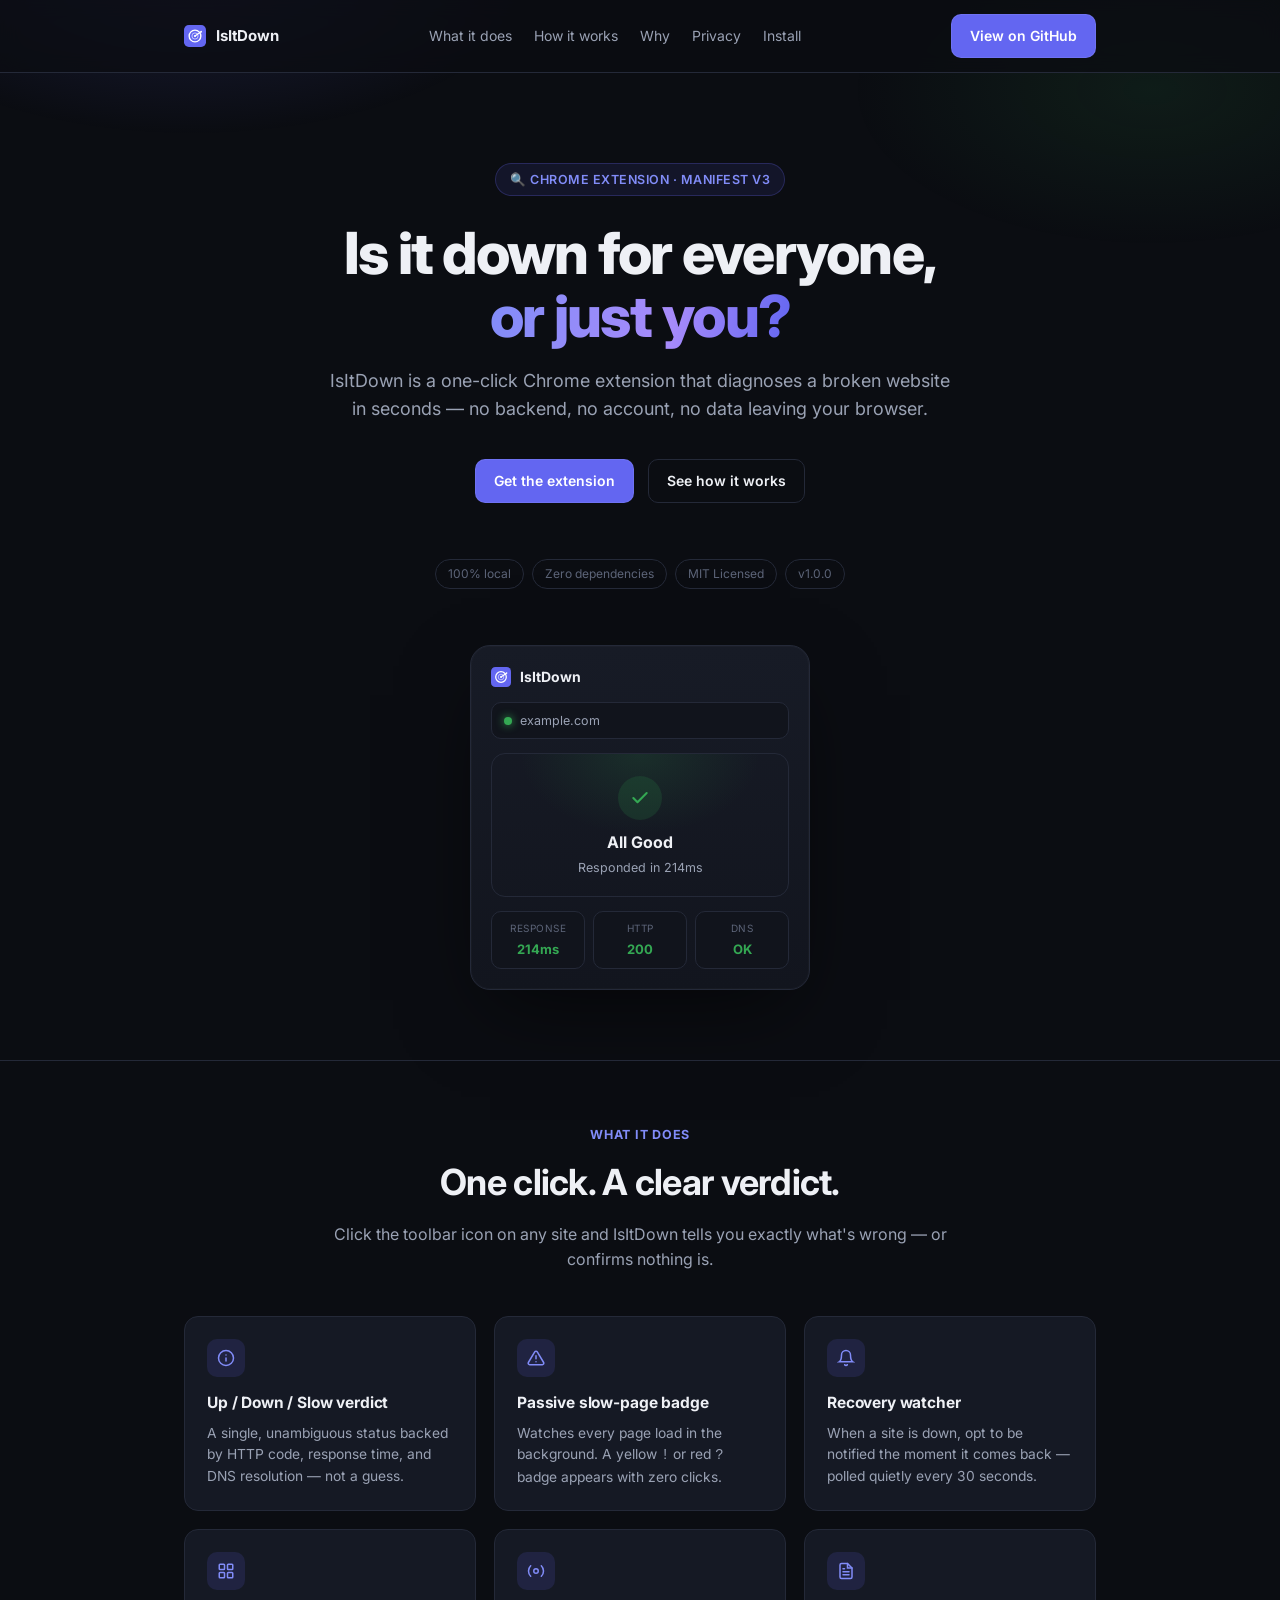
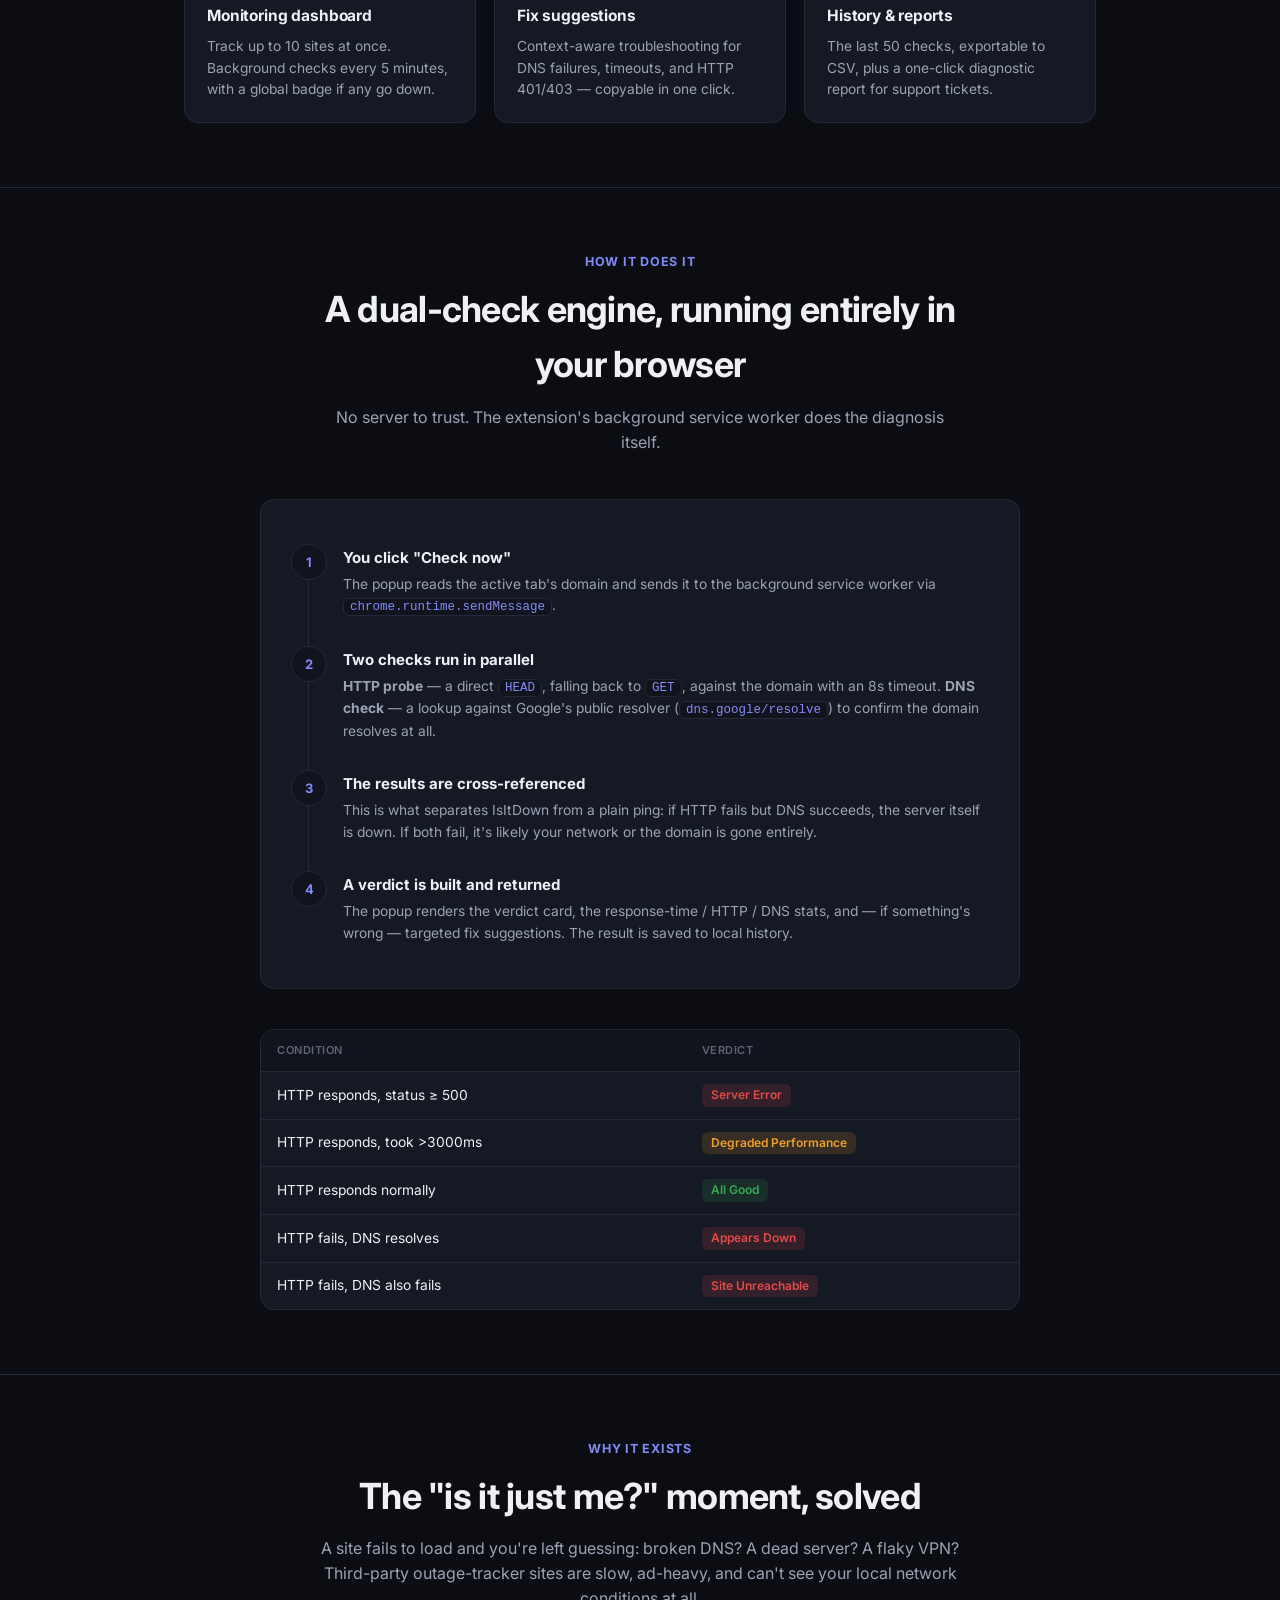
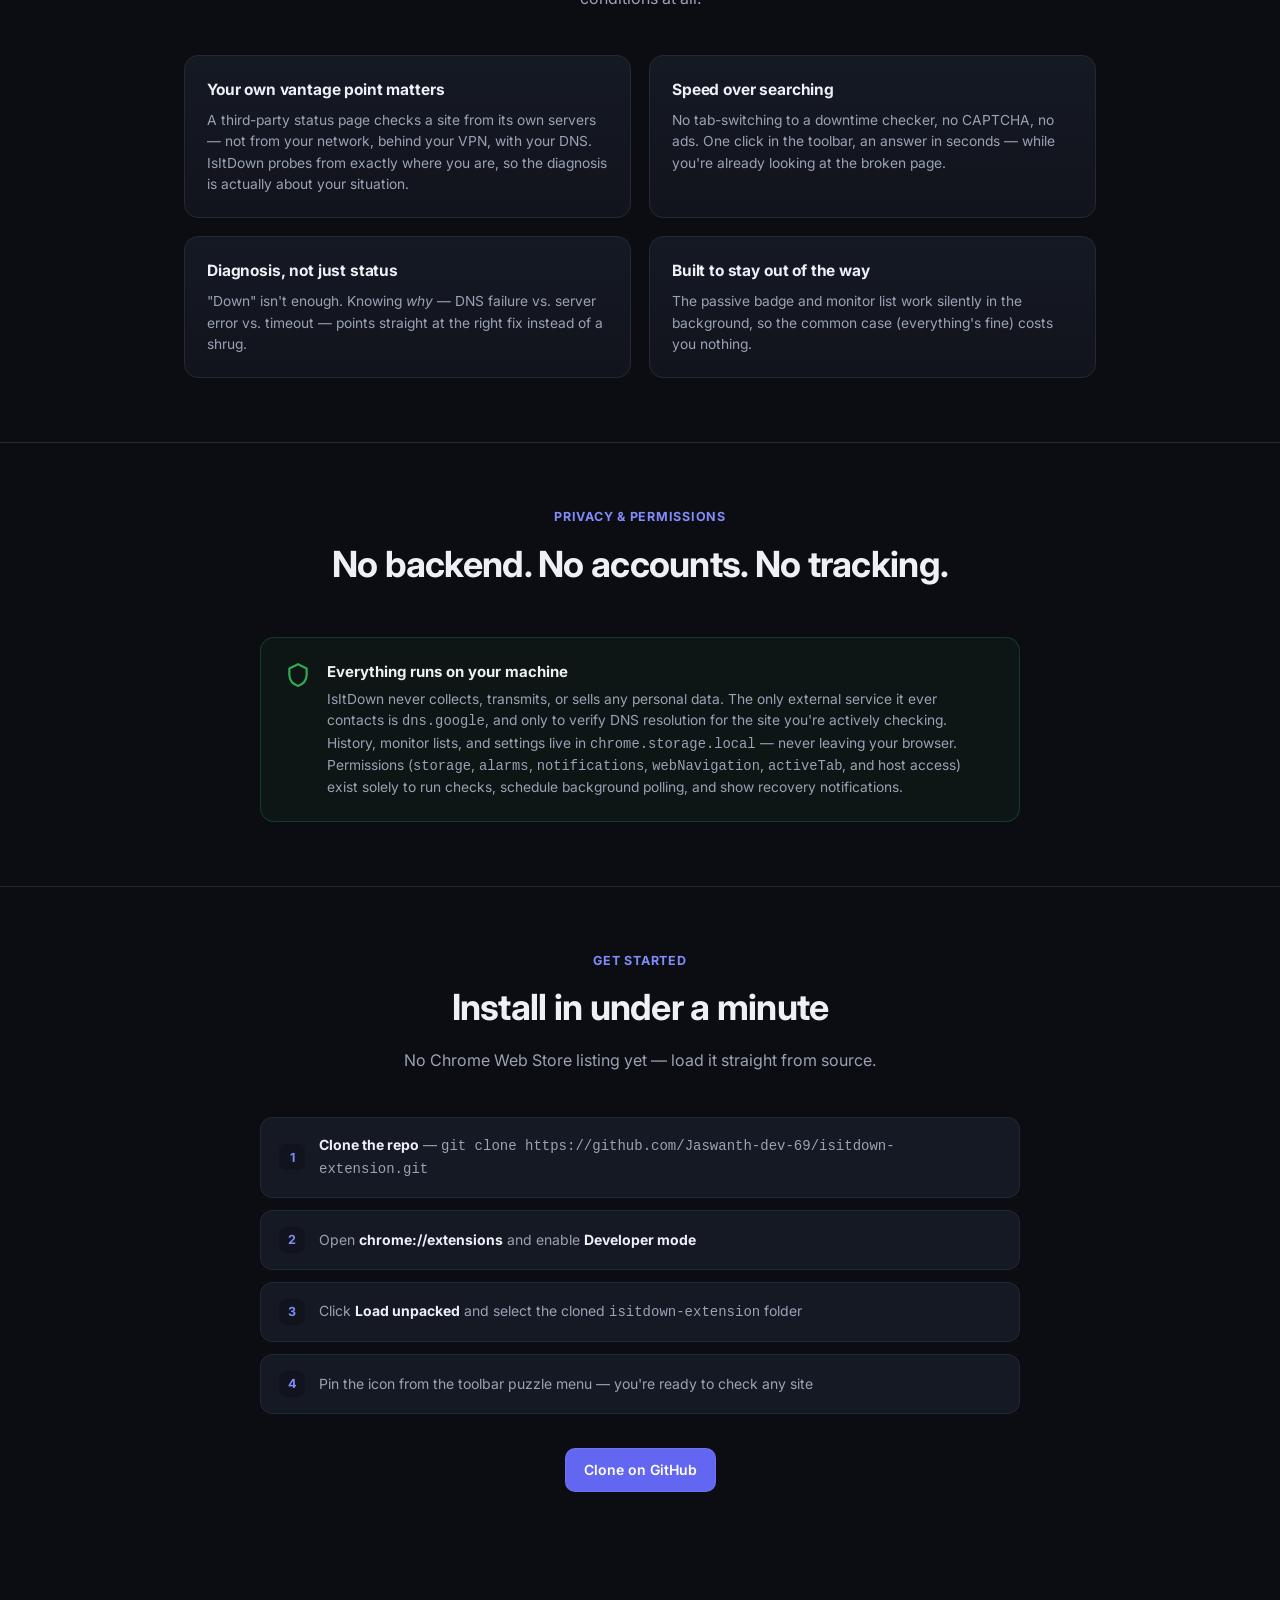
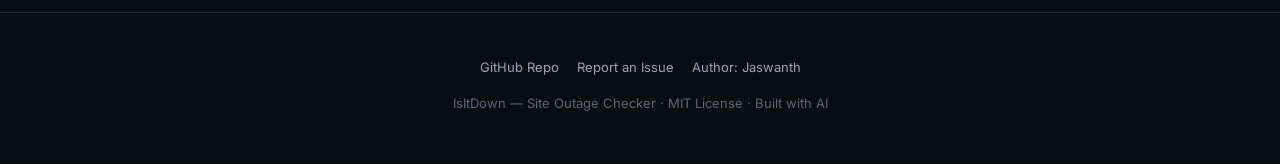
<file: index.html>
<!DOCTYPE html>
<html lang="en">
<head>
<meta charset="UTF-8">
<meta name="viewport" content="width=device-width, initial-scale=1">
<title>IsItDown — Site Outage Checker</title>
<meta name="description" content="A zero-backend Chrome extension that tells you in seconds whether a site is down for everyone or just you — dual-check engine, passive slow-page badge, recovery watcher, and a monitoring dashboard, all local to your browser.">
<link rel="icon" type="image/svg+xml" href="assets/icons/icon.svg">
<link rel="preconnect" href="https://fonts.googleapis.com">
<link rel="preconnect" href="https://fonts.gstatic.com" crossorigin>
<link href="https://fonts.googleapis.com/css2?family=Inter:wght@400;500;600;700;800&display=swap" rel="stylesheet">
<style>
  :root{
    --bg:#0b0d12;
    --bg-alt:#11141c;
    --card:#151924;
    --card-border:#242938;
    --text:#eef0f5;
    --text-dim:#9aa2b4;
    --text-faint:#5c6478;
    --accent:#6366F1;
    --accent-2:#818CF8;
    --up:#34A853;
    --down:#E24B4A;
    --slow:#EF9F27;
    --radius:14px;
    --max:960px;
  }
  *{box-sizing:border-box;}
  html{scroll-behavior:smooth;}
  body{
    margin:0;
    background:var(--bg);
    color:var(--text);
    font-family:'Inter',system-ui,-apple-system,sans-serif;
    line-height:1.55;
    -webkit-font-smoothing:antialiased;
  }
  a{color:var(--accent-2);}
  .wrap{max-width:var(--max);margin:0 auto;padding:0 24px;}

  /* background glow */
  body::before{
    content:"";
    position:fixed;
    inset:0;
    background:
      radial-gradient(600px 300px at 15% -5%, rgba(99,102,241,0.18), transparent 60%),
      radial-gradient(500px 260px at 90% 10%, rgba(52,168,83,0.10), transparent 60%);
    pointer-events:none;
    z-index:0;
  }

  /* nav */
  nav{
    position:sticky; top:0; z-index:10;
    backdrop-filter:blur(10px);
    background:rgba(11,13,18,0.75);
    border-bottom:1px solid var(--card-border);
  }
  nav .wrap{display:flex;align-items:center;justify-content:space-between;padding:14px 24px;}
  .brand{display:flex;align-items:center;gap:10px;font-weight:700;font-size:15px;letter-spacing:-0.01em;}
  .brand img{width:22px;height:22px;}
  nav .links{display:flex;gap:22px;font-size:14px;color:var(--text-dim);}
  nav .links a{color:var(--text-dim);text-decoration:none;transition:color .15s;}
  nav .links a:hover{color:var(--text);}
  .btn{
    display:inline-flex;align-items:center;gap:8px;
    background:var(--accent);
    color:#fff;
    font-weight:600;
    font-size:14px;
    padding:10px 18px;
    border-radius:10px;
    text-decoration:none;
    border:1px solid rgba(255,255,255,0.08);
    transition:transform .15s, background .15s, box-shadow .15s;
    box-shadow:0 0 0 rgba(99,102,241,0);
  }
  .btn:hover{background:var(--accent-2); box-shadow:0 6px 24px rgba(99,102,241,0.35);}
  .btn-ghost{
    background:transparent;
    border:1px solid var(--card-border);
    color:var(--text);
  }
  .btn-ghost:hover{background:var(--bg-alt); box-shadow:none;}

  main{position:relative;z-index:1;}

  /* hero */
  header.hero{padding:90px 0 70px;text-align:center;}
  .kicker{
    display:inline-flex;align-items:center;gap:8px;
    font-size:12.5px; font-weight:600; letter-spacing:0.04em; text-transform:uppercase;
    color:var(--accent-2);
    background:rgba(99,102,241,0.10);
    border:1px solid rgba(99,102,241,0.25);
    padding:6px 14px;border-radius:999px;
    margin-bottom:26px;
  }
  h1{
    font-size:clamp(34px,5.4vw,58px);
    font-weight:800;
    letter-spacing:-0.03em;
    margin:0 0 20px;
    line-height:1.08;
  }
  h1 .grad{
    background:linear-gradient(100deg,var(--accent-2),#a78bfa 60%, var(--accent));
    -webkit-background-clip:text; background-clip:text; color:transparent;
  }
  .lead{
    max-width:620px;margin:0 auto 36px;
    font-size:18px;color:var(--text-dim);
  }
  .hero-cta{display:flex;gap:14px;justify-content:center;flex-wrap:wrap;margin-bottom:56px;}
  .badges{display:flex;gap:8px;justify-content:center;flex-wrap:wrap;}
  .pill{
    font-size:12px;color:var(--text-faint);
    border:1px solid var(--card-border);
    padding:5px 12px;border-radius:999px;
  }

  /* mock popup preview */
  .mock{
    max-width:340px;margin:56px auto 0;
    background:linear-gradient(180deg,#171b26,#12151e);
    border:1px solid var(--card-border);
    border-radius:20px;
    padding:20px;
    box-shadow:0 30px 80px -20px rgba(0,0,0,0.6), 0 0 0 1px rgba(255,255,255,0.02) inset;
    text-align:left;
  }
  .mock-head{display:flex;align-items:center;gap:9px;margin-bottom:14px;}
  .mock-head img{width:20px;height:20px;}
  .mock-head span{font-weight:700;font-size:14px;}
  .mock-domain{
    display:flex;align-items:center;gap:8px;
    font-size:12.5px;color:var(--text-dim);
    background:var(--bg-alt);
    border:1px solid var(--card-border);
    padding:8px 12px;border-radius:10px;
    margin-bottom:14px;
  }
  .dot{width:8px;height:8px;border-radius:50%;background:var(--up);box-shadow:0 0 8px var(--up);flex-shrink:0;}
  .mock-verdict{
    text-align:center;
    background:radial-gradient(120px 80px at 50% 0%, rgba(52,168,83,0.15), transparent);
    border:1px solid var(--card-border);
    border-radius:14px;
    padding:22px 16px 18px;
    margin-bottom:14px;
  }
  .mock-verdict .icon{
    width:44px;height:44px;border-radius:50%;
    background:rgba(52,168,83,0.15);
    color:var(--up);
    display:flex;align-items:center;justify-content:center;
    margin:0 auto 10px;
  }
  .mock-verdict .label{font-weight:700;font-size:16px;}
  .mock-verdict .sub{font-size:12.5px;color:var(--text-dim);margin-top:3px;}
  .mock-stats{display:grid;grid-template-columns:repeat(3,1fr);gap:8px;}
  .mock-stat{
    background:var(--bg-alt);border:1px solid var(--card-border);border-radius:10px;
    padding:9px 6px;text-align:center;
  }
  .mock-stat .l{font-size:10px;color:var(--text-faint);text-transform:uppercase;letter-spacing:.05em;margin-bottom:3px;}
  .mock-stat .v{font-size:13px;font-weight:700;color:var(--up);}

  /* sections */
  section{padding:64px 0;border-top:1px solid var(--card-border);}
  .section-head{max-width:640px;margin:0 auto 44px;text-align:center;}
  .eyebrow{font-size:12.5px;font-weight:700;color:var(--accent-2);text-transform:uppercase;letter-spacing:.06em;margin-bottom:10px;}
  h2{font-size:clamp(26px,3.4vw,36px);letter-spacing:-0.02em;margin:0 0 12px;}
  .section-head p{color:var(--text-dim);font-size:16px;margin:0;}

  /* what it does grid */
  .grid{display:grid;grid-template-columns:repeat(3,1fr);gap:18px;}
  @media (max-width:820px){.grid{grid-template-columns:repeat(2,1fr);}}
  @media (max-width:560px){.grid{grid-template-columns:1fr;}}
  .card{
    background:var(--card);
    border:1px solid var(--card-border);
    border-radius:var(--radius);
    padding:22px;
    transition:border-color .2s, transform .2s;
  }
  .card:hover{border-color:rgba(99,102,241,0.4); transform:translateY(-2px);}
  .card .ic{
    width:38px;height:38px;border-radius:10px;
    display:flex;align-items:center;justify-content:center;
    background:rgba(99,102,241,0.14);color:var(--accent-2);
    margin-bottom:14px;
  }
  .card h3{font-size:15.5px;margin:0 0 8px;letter-spacing:-0.01em;}
  .card p{font-size:13.8px;color:var(--text-dim);margin:0;}

  /* how it works - flow */
  .flow{
    background:var(--card);
    border:1px solid var(--card-border);
    border-radius:var(--radius);
    padding:30px;
    max-width:760px;margin:0 auto 40px;
  }
  .flow-steps{display:flex;flex-direction:column;gap:0;}
  .step{display:flex;gap:16px;padding:14px 0;position:relative;}
  .step:not(:last-child)::after{
    content:"";position:absolute;left:17px;top:44px;bottom:-14px;width:1px;
    background:var(--card-border);
  }
  .step .num{
    flex-shrink:0;width:36px;height:36px;border-radius:50%;
    background:var(--bg-alt);border:1px solid var(--card-border);
    display:flex;align-items:center;justify-content:center;
    font-weight:700;font-size:13px;color:var(--accent-2);
    z-index:1;
  }
  .step .body h4{margin:2px 0 5px;font-size:15px;}
  .step .body p{margin:0;color:var(--text-dim);font-size:13.8px;}
  .step code{
    background:var(--bg-alt);border:1px solid var(--card-border);
    padding:1px 6px;border-radius:6px;font-size:12.5px;color:var(--accent-2);
  }

  /* verdict table */
  table{width:100%;border-collapse:collapse;font-size:13.8px;}
  .tablewrap{
    background:var(--card);border:1px solid var(--card-border);border-radius:var(--radius);
    overflow:hidden; max-width:760px;margin:0 auto;
  }
  th,td{text-align:left;padding:12px 16px;border-bottom:1px solid var(--card-border);}
  th{color:var(--text-faint);font-weight:600;text-transform:uppercase;font-size:11px;letter-spacing:.05em;background:var(--bg-alt);}
  tr:last-child td{border-bottom:none;}
  .tag{display:inline-block;padding:2px 9px;border-radius:6px;font-size:12px;font-weight:600;}
  .tag-up{background:rgba(52,168,83,0.15);color:var(--up);}
  .tag-down{background:rgba(226,75,74,0.15);color:var(--down);}
  .tag-slow{background:rgba(239,159,39,0.15);color:var(--slow);}

  /* why */
  .why{display:grid;grid-template-columns:1fr 1fr;gap:18px;}
  @media (max-width:700px){.why{grid-template-columns:1fr;}}
  .why .card{background:linear-gradient(180deg,var(--card),var(--bg-alt));}

  /* privacy */
  .privacy-box{
    max-width:760px;margin:0 auto;
    display:flex; gap:16px; align-items:flex-start;
    background:rgba(52,168,83,0.06);
    border:1px solid rgba(52,168,83,0.25);
    border-radius:var(--radius);
    padding:22px 24px;
  }
  .privacy-box .ic{color:var(--up);flex-shrink:0;margin-top:2px;}
  .privacy-box h4{margin:0 0 6px;font-size:15px;}
  .privacy-box p{margin:0;color:var(--text-dim);font-size:13.8px;}

  /* install */
  .install-grid{max-width:760px;margin:0 auto;display:flex;flex-direction:column;gap:12px;}
  .install-step{
    display:flex;align-items:center;gap:14px;
    background:var(--card);border:1px solid var(--card-border);
    border-radius:12px;padding:16px 18px;font-size:14px;color:var(--text-dim);
  }
  .install-step b{color:var(--text);}
  .install-step .num{
    width:26px;height:26px;border-radius:7px;background:var(--bg-alt);
    display:flex;align-items:center;justify-content:center;font-weight:700;font-size:12.5px;color:var(--accent-2);
    flex-shrink:0;
  }

  footer{padding:44px 0 60px;text-align:center;color:var(--text-faint);font-size:13px;border-top:1px solid var(--card-border);}
  footer a{color:var(--text-dim);text-decoration:none;}
  footer a:hover{color:var(--text);}
  .foot-links{display:flex;gap:18px;justify-content:center;margin-bottom:16px;flex-wrap:wrap;}

  ::selection{background:rgba(99,102,241,0.35);}
</style>
</head>
<body>

<nav>
  <div class="wrap">
    <div class="brand">
      <img src="assets/icons/icon.svg" alt="">
      <span>IsItDown</span>
    </div>
    <div class="links">
      <a href="#what">What it does</a>
      <a href="#how">How it works</a>
      <a href="#why">Why</a>
      <a href="#privacy">Privacy</a>
      <a href="#install">Install</a>
    </div>
    <a class="btn" href="https://github.com/Jaswanth-dev-69/isitdown-extension" target="_blank" rel="noopener">View on GitHub</a>
  </div>
</nav>

<main>
  <header class="hero">
    <div class="wrap">
      <span class="kicker">🔍 Chrome Extension · Manifest V3</span>
      <h1>Is it down for everyone,<br><span class="grad">or just you?</span></h1>
      <p class="lead">
        IsItDown is a one-click Chrome extension that diagnoses a broken website in seconds —
        no backend, no account, no data leaving your browser.
      </p>
      <div class="hero-cta">
        <a class="btn" href="https://github.com/Jaswanth-dev-69/isitdown-extension" target="_blank" rel="noopener">Get the extension</a>
        <a class="btn btn-ghost" href="#how">See how it works</a>
      </div>
      <div class="badges">
        <span class="pill">100% local</span>
        <span class="pill">Zero dependencies</span>
        <span class="pill">MIT Licensed</span>
        <span class="pill">v1.0.0</span>
      </div>

      <div class="mock">
        <div class="mock-head">
          <img src="assets/icons/icon.svg" alt="">
          <span>IsItDown</span>
        </div>
        <div class="mock-domain">
          <span class="dot"></span>
          <span>example.com</span>
        </div>
        <div class="mock-verdict">
          <div class="icon">
            <svg width="20" height="20" viewBox="0 0 24 24" fill="none" stroke="currentColor" stroke-width="2.5" stroke-linecap="round" stroke-linejoin="round"><path d="M20 6L9 17l-5-5"/></svg>
          </div>
          <div class="label">All Good</div>
          <div class="sub">Responded in 214ms</div>
        </div>
        <div class="mock-stats">
          <div class="mock-stat"><div class="l">Response</div><div class="v">214ms</div></div>
          <div class="mock-stat"><div class="l">HTTP</div><div class="v">200</div></div>
          <div class="mock-stat"><div class="l">DNS</div><div class="v">OK</div></div>
        </div>
      </div>
    </div>
  </header>

  <section id="what">
    <div class="wrap">
      <div class="section-head">
        <div class="eyebrow">What it does</div>
        <h2>One click. A clear verdict.</h2>
        <p>Click the toolbar icon on any site and IsItDown tells you exactly what's wrong — or confirms nothing is.</p>
      </div>
      <div class="grid">
        <div class="card">
          <div class="ic"><svg width="18" height="18" viewBox="0 0 24 24" fill="none" stroke="currentColor" stroke-width="2" stroke-linecap="round"><circle cx="12" cy="12" r="10"/><path d="M12 16v-4M12 8h.01"/></svg></div>
          <h3>Up / Down / Slow verdict</h3>
          <p>A single, unambiguous status backed by HTTP code, response time, and DNS resolution — not a guess.</p>
        </div>
        <div class="card">
          <div class="ic"><svg width="18" height="18" viewBox="0 0 24 24" fill="none" stroke="currentColor" stroke-width="2" stroke-linecap="round"><path d="M10.29 3.86L1.82 18a2 2 0 001.71 3h16.94a2 2 0 001.71-3L13.71 3.86a2 2 0 00-3.42 0zM12 9v4M12 17h.01"/></svg></div>
          <h3>Passive slow-page badge</h3>
          <p>Watches every page load in the background. A yellow <code>!</code> or red <code>?</code> badge appears with zero clicks.</p>
        </div>
        <div class="card">
          <div class="ic"><svg width="18" height="18" viewBox="0 0 24 24" fill="none" stroke="currentColor" stroke-width="2" stroke-linecap="round"><path d="M18 8A6 6 0 006 8c0 7-3 9-3 9h18s-3-2-3-9M13.73 21a2 2 0 01-3.46 0"/></svg></div>
          <h3>Recovery watcher</h3>
          <p>When a site is down, opt to be notified the moment it comes back — polled quietly every 30 seconds.</p>
        </div>
        <div class="card">
          <div class="ic"><svg width="18" height="18" viewBox="0 0 24 24" fill="none" stroke="currentColor" stroke-width="2" stroke-linecap="round"><rect x="3" y="3" width="7" height="7" rx="1"/><rect x="14" y="3" width="7" height="7" rx="1"/><rect x="3" y="14" width="7" height="7" rx="1"/><rect x="14" y="14" width="7" height="7" rx="1"/></svg></div>
          <h3>Monitoring dashboard</h3>
          <p>Track up to 10 sites at once. Background checks every 5 minutes, with a global badge if any go down.</p>
        </div>
        <div class="card">
          <div class="ic"><svg width="18" height="18" viewBox="0 0 24 24" fill="none" stroke="currentColor" stroke-width="2" stroke-linecap="round"><path d="M4.93 4.93a10 10 0 000 14.14M19.07 4.93a10 10 0 010 14.14"/><circle cx="12" cy="12" r="3"/></svg></div>
          <h3>Fix suggestions</h3>
          <p>Context-aware troubleshooting for DNS failures, timeouts, and HTTP 401/403 — copyable in one click.</p>
        </div>
        <div class="card">
          <div class="ic"><svg width="18" height="18" viewBox="0 0 24 24" fill="none" stroke="currentColor" stroke-width="2" stroke-linecap="round"><path d="M14 2H6a2 2 0 00-2 2v16a2 2 0 002 2h12a2 2 0 002-2V8z"/><path d="M14 2v6h6M16 13H8M16 17H8M10 9H8"/></svg></div>
          <h3>History &amp; reports</h3>
          <p>The last 50 checks, exportable to CSV, plus a one-click diagnostic report for support tickets.</p>
        </div>
      </div>
    </div>
  </section>

  <section id="how">
    <div class="wrap">
      <div class="section-head">
        <div class="eyebrow">How it does it</div>
        <h2>A dual-check engine, running entirely in your browser</h2>
        <p>No server to trust. The extension's background service worker does the diagnosis itself.</p>
      </div>

      <div class="flow">
        <div class="flow-steps">
          <div class="step">
            <div class="num">1</div>
            <div class="body">
              <h4>You click "Check now"</h4>
              <p>The popup reads the active tab's domain and sends it to the background service worker via <code>chrome.runtime.sendMessage</code>.</p>
            </div>
          </div>
          <div class="step">
            <div class="num">2</div>
            <div class="body">
              <h4>Two checks run in parallel</h4>
              <p><b>HTTP probe</b> — a direct <code>HEAD</code>, falling back to <code>GET</code>, against the domain with an 8s timeout.
              <b>DNS check</b> — a lookup against Google's public resolver (<code>dns.google/resolve</code>) to confirm the domain resolves at all.</p>
            </div>
          </div>
          <div class="step">
            <div class="num">3</div>
            <div class="body">
              <h4>The results are cross-referenced</h4>
              <p>This is what separates IsItDown from a plain ping: if HTTP fails but DNS succeeds, the server itself is down. If both fail, it's likely your network or the domain is gone entirely.</p>
            </div>
          </div>
          <div class="step">
            <div class="num">4</div>
            <div class="body">
              <h4>A verdict is built and returned</h4>
              <p>The popup renders the verdict card, the response-time / HTTP / DNS stats, and — if something's wrong — targeted fix suggestions. The result is saved to local history.</p>
            </div>
          </div>
        </div>
      </div>

      <div class="tablewrap">
        <table>
          <thead><tr><th>Condition</th><th>Verdict</th></tr></thead>
          <tbody>
            <tr><td>HTTP responds, status ≥ 500</td><td><span class="tag tag-down">Server Error</span></td></tr>
            <tr><td>HTTP responds, took &gt;3000ms</td><td><span class="tag tag-slow">Degraded Performance</span></td></tr>
            <tr><td>HTTP responds normally</td><td><span class="tag tag-up">All Good</span></td></tr>
            <tr><td>HTTP fails, DNS resolves</td><td><span class="tag tag-down">Appears Down</span></td></tr>
            <tr><td>HTTP fails, DNS also fails</td><td><span class="tag tag-down">Site Unreachable</span></td></tr>
          </tbody>
        </table>
      </div>
    </div>
  </section>

  <section id="why">
    <div class="wrap">
      <div class="section-head">
        <div class="eyebrow">Why it exists</div>
        <h2>The "is it just me?" moment, solved</h2>
        <p>A site fails to load and you're left guessing: broken DNS? A dead server? A flaky VPN? Third-party outage-tracker sites are slow, ad-heavy, and can't see your local network conditions at all.</p>
      </div>
      <div class="why">
        <div class="card">
          <h3>Your own vantage point matters</h3>
          <p>A third-party status page checks a site from its own servers — not from your network, behind your VPN, with your DNS. IsItDown probes from exactly where you are, so the diagnosis is actually about your situation.</p>
        </div>
        <div class="card">
          <h3>Speed over searching</h3>
          <p>No tab-switching to a downtime checker, no CAPTCHA, no ads. One click in the toolbar, an answer in seconds — while you're already looking at the broken page.</p>
        </div>
        <div class="card">
          <h3>Diagnosis, not just status</h3>
          <p>"Down" isn't enough. Knowing <i>why</i> — DNS failure vs. server error vs. timeout — points straight at the right fix instead of a shrug.</p>
        </div>
        <div class="card">
          <h3>Built to stay out of the way</h3>
          <p>The passive badge and monitor list work silently in the background, so the common case (everything's fine) costs you nothing.</p>
        </div>
      </div>
    </div>
  </section>

  <section id="privacy">
    <div class="wrap">
      <div class="section-head">
        <div class="eyebrow">Privacy &amp; permissions</div>
        <h2>No backend. No accounts. No tracking.</h2>
      </div>
      <div class="privacy-box">
        <div class="ic"><svg width="26" height="26" viewBox="0 0 24 24" fill="none" stroke="currentColor" stroke-width="2" stroke-linecap="round" stroke-linejoin="round"><path d="M12 2l8 4v6c0 5-3.5 9-8 10-4.5-1-8-5-8-10V6l8-4z"/></svg></div>
        <div>
          <h4>Everything runs on your machine</h4>
          <p>
            IsItDown never collects, transmits, or sells any personal data. The only external service it ever contacts is
            <code>dns.google</code>, and only to verify DNS resolution for the site you're actively checking.
            History, monitor lists, and settings live in <code>chrome.storage.local</code> — never leaving your browser.
            Permissions (<code>storage</code>, <code>alarms</code>, <code>notifications</code>, <code>webNavigation</code>, <code>activeTab</code>, and host access)
            exist solely to run checks, schedule background polling, and show recovery notifications.
          </p>
        </div>
      </div>
    </div>
  </section>

  <section id="install">
    <div class="wrap">
      <div class="section-head">
        <div class="eyebrow">Get started</div>
        <h2>Install in under a minute</h2>
        <p>No Chrome Web Store listing yet — load it straight from source.</p>
      </div>
      <div class="install-grid">
        <div class="install-step"><div class="num">1</div><div><b>Clone the repo</b> — <code>git clone https://github.com/Jaswanth-dev-69/isitdown-extension.git</code></div></div>
        <div class="install-step"><div class="num">2</div><div>Open <b>chrome://extensions</b> and enable <b>Developer mode</b></div></div>
        <div class="install-step"><div class="num">3</div><div>Click <b>Load unpacked</b> and select the cloned <code>isitdown-extension</code> folder</div></div>
        <div class="install-step"><div class="num">4</div><div>Pin the icon from the toolbar puzzle menu — you're ready to check any site</div></div>
      </div>
      <div class="hero-cta" style="margin-top:34px;">
        <a class="btn" href="https://github.com/Jaswanth-dev-69/isitdown-extension" target="_blank" rel="noopener">Clone on GitHub</a>
      </div>
    </div>
  </section>
</main>

<footer>
  <div class="wrap">
    <div class="foot-links">
      <a href="https://github.com/Jaswanth-dev-69/isitdown-extension" target="_blank" rel="noopener">GitHub Repo</a>
      <a href="https://github.com/Jaswanth-dev-69/isitdown-extension/issues" target="_blank" rel="noopener">Report an Issue</a>
      <a href="https://github.com/Jaswanth-dev-69" target="_blank" rel="noopener">Author: Jaswanth</a>
    </div>
    IsItDown — Site Outage Checker · MIT License · Built with AI
  </div>
</footer>

</body>
</html>
</file>
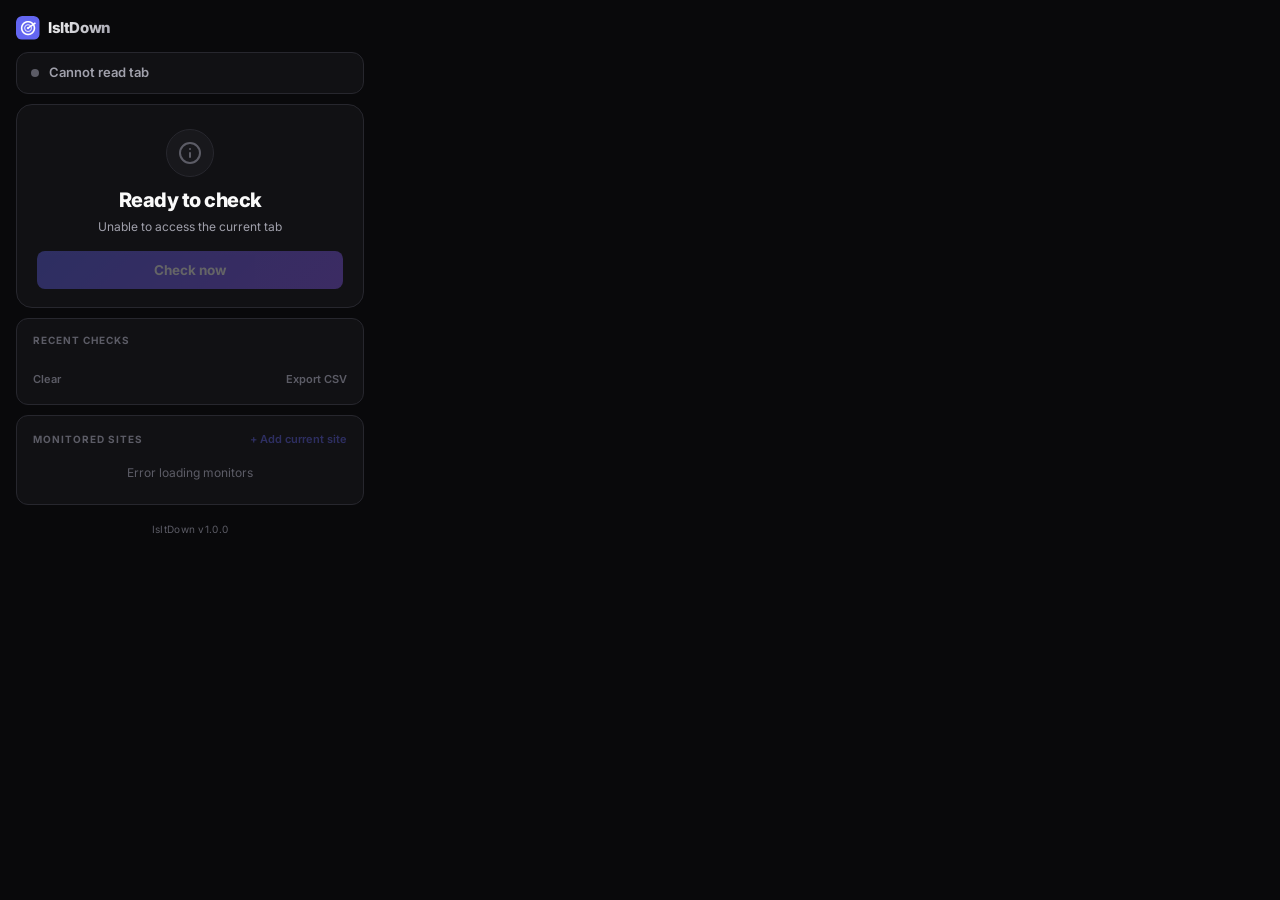
<file: popup/popup.html>
<!DOCTYPE html>
<html lang="en">
<head>
  <meta charset="UTF-8">
  <meta name="viewport" content="width=380, initial-scale=1">
  <title>IsItDown</title>
  <link rel="stylesheet" href="popup.css">
</head>
<body data-state="idle">

  <!-- Header -->
  <header class="header">
    <div class="header-brand">
      <img src="../assets/icons/icon48.png" alt="" class="header-logo" width="24" height="24">
      <h1 class="header-title">IsItDown</h1>
    </div>
  </header>

  <!-- Domain Bar -->
  <div class="domain-bar">
    <span id="status-dot" class="status-dot"></span>
    <span id="domain-text" class="domain-text">Detecting…</span>
    <span id="check-ago" class="check-ago"></span>
  </div>

  <!-- Verdict Card -->
  <section id="verdict-card" class="verdict-card">
    <div id="verdict-icon" class="verdict-icon">
      <svg width="24" height="24" viewBox="0 0 24 24" fill="none" stroke="currentColor" stroke-width="2" stroke-linecap="round" stroke-linejoin="round">
        <circle cx="12" cy="12" r="10"/>
        <path d="M12 16v-4M12 8h.01"/>
      </svg>
    </div>
    <div id="verdict-label" class="verdict-label">Ready to check</div>
    <div id="verdict-sub" class="verdict-sub">Click below to check this site</div>
    <button id="check-btn" class="check-btn" disabled>Check now</button>
  </section>

  <!-- Stats Grid -->
  <section id="stats-grid" class="stats-grid" hidden>
    <div class="stat">
      <div class="stat-label">Response</div>
      <div id="stat-response" class="stat-value">—</div>
    </div>
    <div class="stat">
      <div class="stat-label">HTTP</div>
      <div id="stat-http" class="stat-value">—</div>
    </div>
    <div class="stat">
      <div class="stat-label">DNS</div>
      <div id="stat-dns" class="stat-value">—</div>
    </div>
  </section>

  <!-- Fix Suggestions -->
  <section id="fixes-panel" class="fixes-panel card" hidden>
    <div class="section-title">Try these fixes</div>
    <div id="fix-list" class="fix-list"></div>
    <div class="fix-actions">
      <button id="copy-fixes-btn" class="btn-secondary" type="button">
        <svg width="14" height="14" viewBox="0 0 24 24" fill="none" stroke="currentColor" stroke-width="2" stroke-linecap="round" stroke-linejoin="round"><rect x="9" y="9" width="13" height="13" rx="2"/><path d="M5 15H4a2 2 0 0 1-2-2V4a2 2 0 0 1 2-2h9a2 2 0 0 1 2 2v1"/></svg>
        Copy fix steps
      </button>
      <button id="incognito-btn" class="btn-secondary" type="button">
        <svg width="14" height="14" viewBox="0 0 24 24" fill="none" stroke="currentColor" stroke-width="2" stroke-linecap="round" stroke-linejoin="round"><path d="M1 12s4-8 11-8 11 8 11 8-4 8-11 8-11-8-11-8z"/><circle cx="12" cy="12" r="3"/></svg>
        Open incognito
      </button>
    </div>
  </section>

  <!-- Actions -->
  <section id="pro-actions" class="pro-actions card" hidden>
    <button id="watch-btn" class="btn-action" type="button" disabled>🔔 Watch for recovery</button>
    <button id="copy-report-btn" class="btn-action" type="button" disabled>📋 Copy report</button>
  </section>

  <!-- History -->
  <section id="history-panel" class="history-panel card" hidden>
    <div class="section-title">Recent checks</div>
    <div id="history-list" class="history-list"></div>
    <div class="history-footer">
      <button id="clear-history-btn" class="btn-text" type="button">Clear</button>
      <button id="export-csv-btn" class="btn-text" type="button">Export CSV</button>
    </div>
  </section>

  <!-- Monitor List -->
  <section id="monitor-panel" class="monitor-panel card" hidden>
    <div class="monitor-header">
      <div class="section-title">Monitored sites</div>
      <button id="add-monitor-btn" class="btn-add" type="button" disabled>+ Add current site</button>
    </div>
    <div id="monitor-list" class="monitor-list"></div>
  </section>

  <!-- Footer -->
  <footer class="footer">
    <span class="footer-text">IsItDown v1.0.0</span>
  </footer>

  <!-- Toast -->
  <div id="toast" class="toast"></div>

  <script src="../lib/storage.js"></script>
  <script src="popup.js"></script>
</body>
</html>
</file>
<file: popup/popup.css>
/* ═══════════════════════════════════════════════════════════
   IsItDown — Premium Dark UI
   ═══════════════════════════════════════════════════════════ */

@import url('https://fonts.googleapis.com/css2?family=Inter:wght@400;500;600;700;800&display=swap');

/* ─── Design Tokens ─────────────────────────────────────── */
:root {
  --bg-base: #09090b;
  --bg-surface: #111114;
  --bg-elevated: #18181c;
  --bg-hover: #1f1f24;
  --border: #27272e;
  --border-bright: #35353e;
  --text-primary: #fafafa;
  --text-secondary: #a0a0ab;
  --text-muted: #5c5c66;
  --radius-sm: 8px;
  --radius-md: 12px;
  --radius-lg: 16px;
  --green: #10b981;
  --green-glow: rgba(16, 185, 129, 0.15);
  --green-bg: linear-gradient(180deg, rgba(6, 78, 59, 0.25) 0%, transparent 100%);
  --red: #ef4444;
  --red-glow: rgba(239, 68, 68, 0.15);
  --red-bg: linear-gradient(180deg, rgba(127, 29, 29, 0.25) 0%, transparent 100%);
  --amber: #f59e0b;
  --amber-glow: rgba(245, 158, 11, 0.15);
  --amber-bg: linear-gradient(180deg, rgba(120, 53, 15, 0.25) 0%, transparent 100%);
  --indigo: #6366f1;
  --violet: #8b5cf6;
}

/* ─── Reset ─────────────────────────────────────────────── */
*, *::before, *::after { box-sizing: border-box; margin: 0; padding: 0; }
[hidden] { display: none !important; }

body {
  width: 380px;
  min-height: 180px;
  font-family: 'Inter', -apple-system, BlinkMacSystemFont, 'Segoe UI', system-ui, sans-serif;
  font-size: 13px;
  line-height: 1.5;
  color: var(--text-primary);
  background: var(--bg-base);
  padding: 16px;
  display: flex;
  flex-direction: column;
  gap: 10px;
  overflow-x: hidden;
  -webkit-font-smoothing: antialiased;
}

/* ─── Header ────────────────────────────────────────────── */
.header {
  display: flex;
  align-items: center;
  justify-content: space-between;
  padding-bottom: 2px;
}
.header-brand {
  display: flex;
  align-items: center;
  gap: 8px;
}
.header-logo { border-radius: 6px; }
.header-title {
  font-size: 15px;
  font-weight: 800;
  letter-spacing: -0.4px;
  background: linear-gradient(135deg, var(--text-primary), var(--text-secondary));
  -webkit-background-clip: text;
  background-clip: text;
  -webkit-text-fill-color: transparent;
}

/* ─── Domain Bar ────────────────────────────────────────── */
.domain-bar {
  display: flex;
  align-items: center;
  gap: 10px;
  padding: 10px 14px;
  background: var(--bg-surface);
  border: 1px solid var(--border);
  border-radius: var(--radius-md);
}
.status-dot {
  width: 8px; height: 8px;
  border-radius: 50%;
  background: var(--text-muted);
  flex-shrink: 0;
  transition: background 0.4s, box-shadow 0.4s;
}
.status-dot.dot-up { background: var(--green); box-shadow: 0 0 8px var(--green-glow); }
.status-dot.dot-down { background: var(--red); box-shadow: 0 0 8px var(--red-glow); }
.status-dot.dot-slow { background: var(--amber); box-shadow: 0 0 8px var(--amber-glow); }
.status-dot.dot-checking {
  background: var(--indigo);
  animation: pulse-dot 1.2s ease-in-out infinite;
}
@keyframes pulse-dot {
  0%, 100% { opacity: 1; box-shadow: 0 0 6px rgba(99, 102, 241, 0.3); }
  50% { opacity: 0.4; box-shadow: 0 0 12px rgba(99, 102, 241, 0.6); }
}
.domain-text {
  flex: 1;
  font-size: 13px;
  font-weight: 600;
  color: var(--text-secondary);
  white-space: nowrap;
  overflow: hidden;
  text-overflow: ellipsis;
}
.check-ago {
  font-size: 11px;
  color: var(--text-muted);
  white-space: nowrap;
}

/* ─── Verdict Card ──────────────────────────────────────── */
.verdict-card {
  padding: 24px 20px 18px;
  border-radius: var(--radius-lg);
  border: 1px solid var(--border);
  background: var(--bg-surface);
  display: flex;
  flex-direction: column;
  align-items: center;
  gap: 4px;
  text-align: center;
  transition: border-color 0.5s, background 0.5s, box-shadow 0.5s;
}
body[data-state="up"] .verdict-card {
  border-color: rgba(16, 185, 129, 0.3);
  background: var(--bg-surface);
  background-image: var(--green-bg);
  box-shadow: 0 0 40px var(--green-glow);
}
body[data-state="down"] .verdict-card {
  border-color: rgba(239, 68, 68, 0.3);
  background: var(--bg-surface);
  background-image: var(--red-bg);
  box-shadow: 0 0 40px var(--red-glow);
}
body[data-state="slow"] .verdict-card {
  border-color: rgba(245, 158, 11, 0.3);
  background: var(--bg-surface);
  background-image: var(--amber-bg);
  box-shadow: 0 0 40px var(--amber-glow);
}
body[data-state="checking"] .verdict-card {
  border-color: rgba(99, 102, 241, 0.25);
  box-shadow: 0 0 30px rgba(99, 102, 241, 0.1);
}

.verdict-icon {
  width: 48px; height: 48px;
  border-radius: 50%;
  display: flex;
  align-items: center;
  justify-content: center;
  margin-bottom: 4px;
  background: var(--bg-elevated);
  border: 1px solid var(--border);
  color: var(--text-muted);
  transition: background 0.4s, border-color 0.4s, color 0.4s;
}
body[data-state="up"] .verdict-icon { color: var(--green); border-color: rgba(16,185,129,0.3); background: rgba(16,185,129,0.08); }
body[data-state="down"] .verdict-icon { color: var(--red); border-color: rgba(239,68,68,0.3); background: rgba(239,68,68,0.08); }
body[data-state="slow"] .verdict-icon { color: var(--amber); border-color: rgba(245,158,11,0.3); background: rgba(245,158,11,0.08); }
body[data-state="checking"] .verdict-icon {
  color: var(--indigo);
  border-color: rgba(99,102,241,0.3);
  animation: spin-icon 1.5s linear infinite;
}
@keyframes spin-icon { to { transform: rotate(360deg); } }

.verdict-label {
  font-size: 20px;
  font-weight: 800;
  letter-spacing: -0.5px;
  color: var(--text-primary);
  transition: color 0.4s;
}
body[data-state="up"] .verdict-label { color: var(--green); }
body[data-state="down"] .verdict-label { color: var(--red); }
body[data-state="slow"] .verdict-label { color: var(--amber); }
body[data-state="checking"] .verdict-label {
  color: var(--indigo);
  animation: pulse-text 1.5s ease-in-out infinite;
}
@keyframes pulse-text { 0%,100%{opacity:1} 50%{opacity:0.5} }

.verdict-sub {
  font-size: 12px;
  color: var(--text-secondary);
  max-width: 280px;
  line-height: 1.4;
}

/* ─── Check Button ──────────────────────────────────────── */
.check-btn {
  margin-top: 12px;
  width: 100%;
  padding: 11px 0;
  font-family: inherit;
  font-size: 13.5px;
  font-weight: 700;
  color: #fff;
  background: linear-gradient(135deg, var(--indigo), var(--violet));
  border: none;
  border-radius: var(--radius-sm);
  cursor: pointer;
  transition: transform 0.12s, box-shadow 0.25s, opacity 0.2s;
  position: relative;
  overflow: hidden;
}
.check-btn::after {
  content: '';
  position: absolute;
  inset: 0;
  background: linear-gradient(135deg, transparent 40%, rgba(255,255,255,0.1) 50%, transparent 60%);
  transform: translateX(-100%);
  transition: transform 0.6s;
}
.check-btn:hover:not(:disabled)::after { transform: translateX(100%); }
.check-btn:hover:not(:disabled) {
  transform: translateY(-1px);
  box-shadow: 0 6px 24px rgba(99, 102, 241, 0.45);
}
.check-btn:active:not(:disabled) { transform: translateY(0); }
.check-btn:disabled { opacity: 0.35; cursor: not-allowed; }

/* ─── Card (shared) ─────────────────────────────────────── */
.card {
  padding: 14px 16px;
  border-radius: var(--radius-md);
  border: 1px solid var(--border);
  background: var(--bg-surface);
}
.section-title {
  font-size: 10px;
  font-weight: 700;
  text-transform: uppercase;
  letter-spacing: 1px;
  color: var(--text-muted);
  margin-bottom: 10px;
}

/* ─── Stats Grid ────────────────────────────────────────── */
.stats-grid {
  display: grid;
  grid-template-columns: repeat(3, 1fr);
  gap: 1px;
  background: var(--border);
  border: 1px solid var(--border);
  border-radius: var(--radius-md);
  overflow: hidden;
}
.stat {
  display: flex;
  flex-direction: column;
  align-items: center;
  gap: 2px;
  padding: 12px 8px;
  background: var(--bg-surface);
}
.stat-label {
  font-size: 10px;
  font-weight: 600;
  text-transform: uppercase;
  letter-spacing: 0.5px;
  color: var(--text-muted);
}
.stat-value {
  font-size: 15px;
  font-weight: 700;
  color: var(--text-primary);
}
.stat-value.val-up { color: var(--green); }
.stat-value.val-down { color: var(--red); }
.stat-value.val-slow { color: var(--amber); }

/* ─── Fix Suggestions ──────────────────────────────────── */
.fixes-panel { display: flex; flex-direction: column; gap: 8px; }
.fix-list { display: flex; flex-direction: column; gap: 4px; }
.fix-item {
  display: flex;
  align-items: center;
  gap: 10px;
  padding: 9px 12px;
  border-radius: var(--radius-sm);
  background: var(--bg-elevated);
  border: 1px solid transparent;
  font-size: 12.5px;
  color: var(--text-secondary);
  transition: background 0.15s, border-color 0.15s, color 0.15s;
}
.fix-item:hover {
  background: var(--bg-hover);
  border-color: var(--border);
  color: var(--text-primary);
}
.fix-num {
  width: 20px; height: 20px;
  border-radius: 50%;
  background: var(--bg-hover);
  border: 1px solid var(--border);
  display: flex;
  align-items: center;
  justify-content: center;
  font-size: 10px;
  font-weight: 700;
  color: var(--text-muted);
  flex-shrink: 0;
}
.fix-text { flex: 1; }
.fix-detail {
  font-size: 11px;
  color: var(--text-muted);
}
.fix-actions {
  display: flex;
  gap: 6px;
  margin-top: 4px;
}

/* ─── Buttons ───────────────────────────────────────────── */
.btn-secondary {
  display: inline-flex;
  align-items: center;
  gap: 6px;
  padding: 8px 14px;
  font-family: inherit;
  font-size: 12px;
  font-weight: 600;
  color: var(--text-secondary);
  background: var(--bg-elevated);
  border: 1px solid var(--border);
  border-radius: var(--radius-sm);
  cursor: pointer;
  transition: background 0.15s, border-color 0.15s, color 0.15s;
}
.btn-secondary:hover:not(:disabled) {
  background: var(--bg-hover);
  border-color: var(--border-bright);
  color: var(--text-primary);
}
.btn-secondary:disabled { opacity: 0.35; cursor: not-allowed; }
.btn-secondary svg { flex-shrink: 0; }

.btn-primary {
  padding: 8px 18px;
  font-family: inherit;
  font-size: 13px;
  font-weight: 700;
  color: #fff;
  background: linear-gradient(135deg, var(--indigo), var(--violet));
  border: none;
  border-radius: var(--radius-sm);
  cursor: pointer;
  transition: box-shadow 0.2s, opacity 0.2s;
}
.btn-primary:hover:not(:disabled) { box-shadow: 0 4px 16px rgba(99,102,241,0.4); }
.btn-primary:disabled { opacity: 0.4; cursor: not-allowed; }

.btn-text {
  font-family: inherit;
  font-size: 11px;
  font-weight: 600;
  color: var(--text-muted);
  background: none;
  border: none;
  cursor: pointer;
  padding: 4px 0;
  transition: color 0.15s;
}
.btn-text:hover { color: var(--text-secondary); }

.btn-action {
  display: inline-flex;
  align-items: center;
  gap: 6px;
  padding: 9px 14px;
  font-family: inherit;
  font-size: 12px;
  font-weight: 600;
  color: var(--text-secondary);
  background: var(--bg-elevated);
  border: 1px solid var(--border);
  border-radius: var(--radius-sm);
  cursor: pointer;
  transition: all 0.15s;
  flex: 1;
  justify-content: center;
}
.btn-action:hover:not(:disabled) {
  background: var(--bg-hover);
  border-color: var(--border-bright);
  color: var(--text-primary);
}
.btn-action:disabled { opacity: 0.35; cursor: not-allowed; }
.btn-action.watching {
  color: var(--amber);
  border-color: rgba(245, 158, 11, 0.3);
  background: rgba(245, 158, 11, 0.06);
}

/* ─── Actions Row ───────────────────────────────────────── */
.pro-actions {
  display: flex;
  gap: 8px;
}

/* ─── History ───────────────────────────────────────────── */
.history-panel { display: flex; flex-direction: column; }
.history-list { display: flex; flex-direction: column; gap: 4px; margin-bottom: 10px; }
.history-entry {
  display: flex;
  align-items: center;
  gap: 10px;
  padding: 8px 10px;
  border-radius: var(--radius-sm);
  background: var(--bg-elevated);
  transition: background 0.15s;
}
.history-entry:hover { background: var(--bg-hover); }
.history-dot {
  width: 6px; height: 6px;
  border-radius: 50%;
  flex-shrink: 0;
}
.history-dot.h-up { background: var(--green); }
.history-dot.h-down { background: var(--red); }
.history-dot.h-slow { background: var(--amber); }
.history-domain {
  flex: 1;
  font-size: 12px;
  font-weight: 600;
  color: var(--text-primary);
  white-space: nowrap;
  overflow: hidden;
  text-overflow: ellipsis;
}
.history-meta {
  font-size: 10px;
  color: var(--text-muted);
  white-space: nowrap;
}
.history-footer {
  display: flex;
  justify-content: space-between;
  align-items: center;
}
.history-empty {
  font-size: 12px;
  color: var(--text-muted);
  text-align: center;
  padding: 8px 0;
}

/* ─── Monitor List ──────────────────────────────────────── */
.monitor-panel { display: flex; flex-direction: column; }
.monitor-header {
  display: flex;
  justify-content: space-between;
  align-items: center;
  margin-bottom: 8px;
}
.monitor-header .section-title { margin-bottom: 0; }
.btn-add {
  font-family: inherit;
  font-size: 11px;
  font-weight: 600;
  color: var(--indigo);
  background: none;
  border: none;
  cursor: pointer;
  padding: 2px 0;
  transition: color 0.15s;
}
.btn-add:hover { color: var(--violet); }
.btn-add:disabled { opacity: 0.35; cursor: not-allowed; }
.monitor-list { display: flex; flex-direction: column; gap: 4px; }
.monitor-entry {
  display: flex;
  align-items: center;
  gap: 10px;
  padding: 8px 10px;
  border-radius: var(--radius-sm);
  background: var(--bg-elevated);
  transition: background 0.15s;
}
.monitor-entry:hover { background: var(--bg-hover); }
.monitor-domain {
  flex: 1;
  font-size: 12px;
  font-weight: 600;
  color: var(--text-primary);
  white-space: nowrap;
  overflow: hidden;
  text-overflow: ellipsis;
}
.monitor-status {
  font-size: 10px;
  font-weight: 600;
  text-transform: uppercase;
  letter-spacing: 0.5px;
}
.monitor-status.m-up { color: var(--green); }
.monitor-status.m-down { color: var(--red); }
.btn-remove {
  width: 20px; height: 20px;
  border-radius: 4px;
  background: none;
  border: 1px solid transparent;
  color: var(--text-muted);
  cursor: pointer;
  display: flex;
  align-items: center;
  justify-content: center;
  font-size: 14px;
  transition: all 0.15s;
}
.btn-remove:hover { border-color: var(--border); color: var(--red); background: rgba(239,68,68,0.06); }
.monitor-empty {
  font-size: 12px;
  color: var(--text-muted);
  text-align: center;
  padding: 8px 0;
}

/* ─── Footer ────────────────────────────────────────────── */
.footer {
  text-align: center;
  padding-top: 4px;
}
.footer-text {
  font-size: 10px;
  color: var(--text-muted);
  letter-spacing: 0.3px;
}

/* ─── Status toast ──────────────────────────────────────── */
.toast {
  position: fixed;
  bottom: 12px;
  left: 16px;
  right: 16px;
  padding: 10px 14px;
  font-size: 12px;
  font-weight: 600;
  color: var(--text-primary);
  background: var(--bg-elevated);
  border: 1px solid var(--border-bright);
  border-radius: var(--radius-sm);
  text-align: center;
  transform: translateY(60px);
  opacity: 0;
  transition: transform 0.3s cubic-bezier(0.34,1.56,0.64,1), opacity 0.3s;
  pointer-events: none;
  z-index: 100;
}
.toast.show {
  transform: translateY(0);
  opacity: 1;
}

/* ─── Scrollbar ─────────────────────────────────────────── */
::-webkit-scrollbar { width: 4px; }
::-webkit-scrollbar-track { background: transparent; }
::-webkit-scrollbar-thumb { background: var(--border); border-radius: 4px; }
::-webkit-scrollbar-thumb:hover { background: var(--border-bright); }

/* ─── Animations ────────────────────────────────────────── */
@keyframes fade-in {
  from { opacity: 0; transform: translateY(6px); }
  to { opacity: 1; transform: translateY(0); }
}
.fade-in { animation: fade-in 0.3s ease-out; }
</file>
